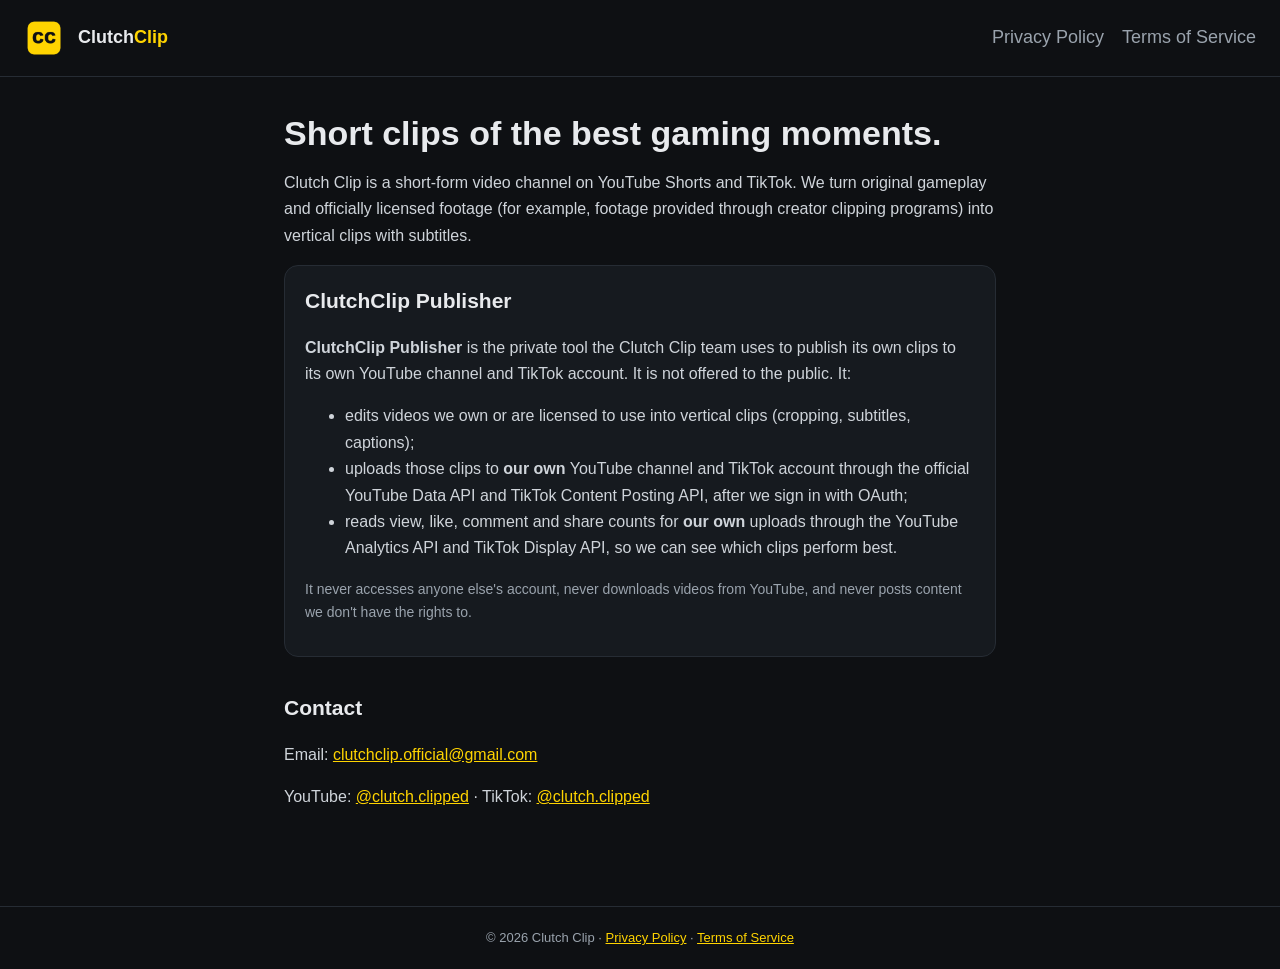
<file: index.html>
<!doctype html>
<html lang="en">
<head>
<meta charset="utf-8"><meta name="viewport" content="width=device-width, initial-scale=1">
<title>Clutch Clip – ClutchClip Publisher</title>
<meta name="description" content="Clutch Clip turns licensed and original gaming videos into short vertical clips for YouTube Shorts and TikTok.">
<link rel="icon" href="logo.png"><link rel="stylesheet" href="style.css">
</head>
<body>
<header><img src="logo.png" alt="Clutch Clip logo"><a href="index.html">Clutch<b>Clip</b></a>
<nav><a href="privacy.html">Privacy Policy</a><a href="terms.html">Terms of Service</a></nav></header>
<main>
<h1>Short clips of the best gaming moments.</h1>
<p>Clutch Clip is a short-form video channel on YouTube Shorts and TikTok. We turn original gameplay and
officially licensed footage (for example, footage provided through creator clipping programs) into
vertical clips with subtitles.</p>

<div class="card">
<h2 style="margin-top:0">ClutchClip Publisher</h2>
<p><b>ClutchClip Publisher</b> is the private tool the Clutch Clip team uses to publish its own clips to its own
YouTube channel and TikTok account. It is not offered to the public. It:</p>
<ul>
<li>edits videos we own or are licensed to use into vertical clips (cropping, subtitles, captions);</li>
<li>uploads those clips to <b>our own</b> YouTube channel and TikTok account through the official YouTube Data API
and TikTok Content Posting API, after we sign in with OAuth;</li>
<li>reads view, like, comment and share counts for <b>our own</b> uploads through the YouTube Analytics API and
TikTok Display API, so we can see which clips perform best.</li>
</ul>
<p class="mute">It never accesses anyone else's account, never downloads videos from YouTube, and never posts
content we don't have the rights to.</p>
</div>

<h2>Contact</h2>
<p>Email: <a href="mailto:clutchclip.official@gmail.com">clutchclip.official@gmail.com</a></p>
<p>YouTube: <a href="https://www.youtube.com/@clutch.clipped">@clutch.clipped</a> ·
TikTok: <a href="https://www.tiktok.com/@clutch.clipped">@clutch.clipped</a></p>
</main>
<footer>© 2026 Clutch Clip · <a href="privacy.html">Privacy Policy</a> · <a href="terms.html">Terms of Service</a></footer>
</body>
</html>
</file>
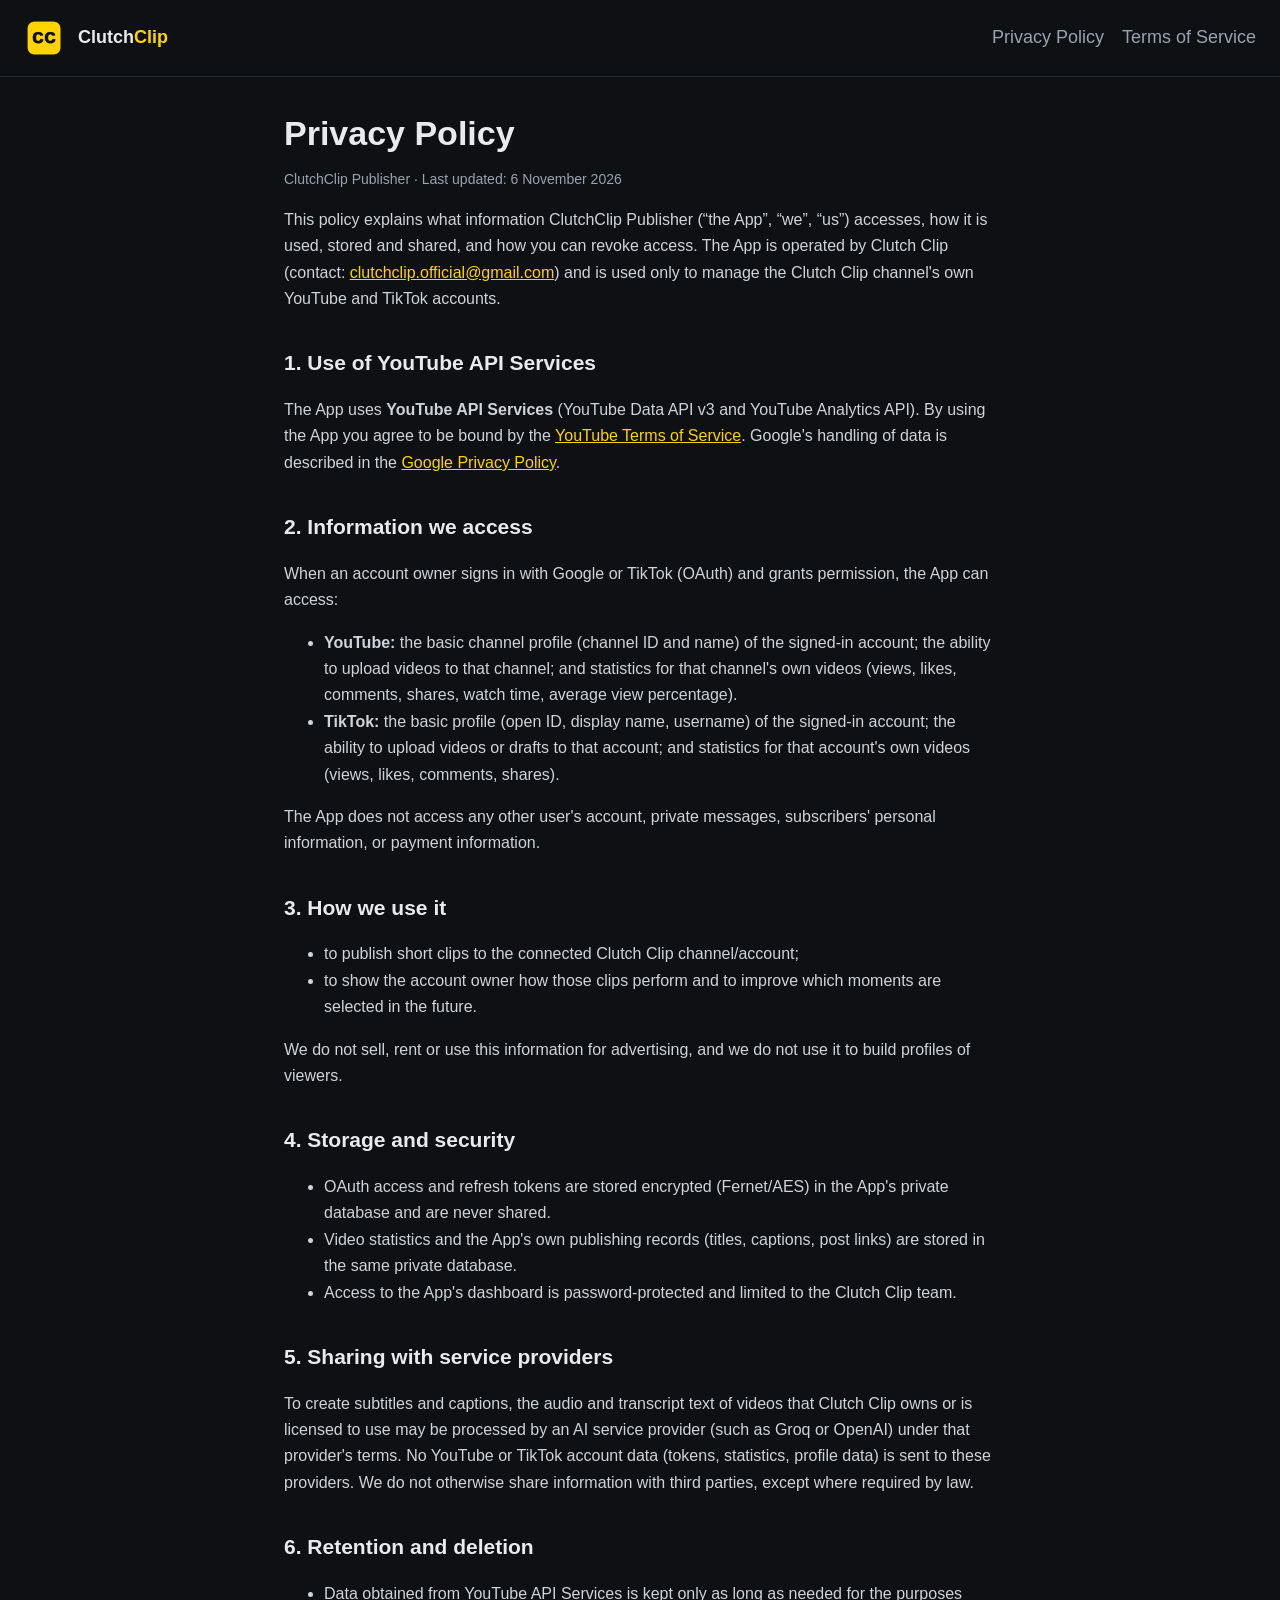
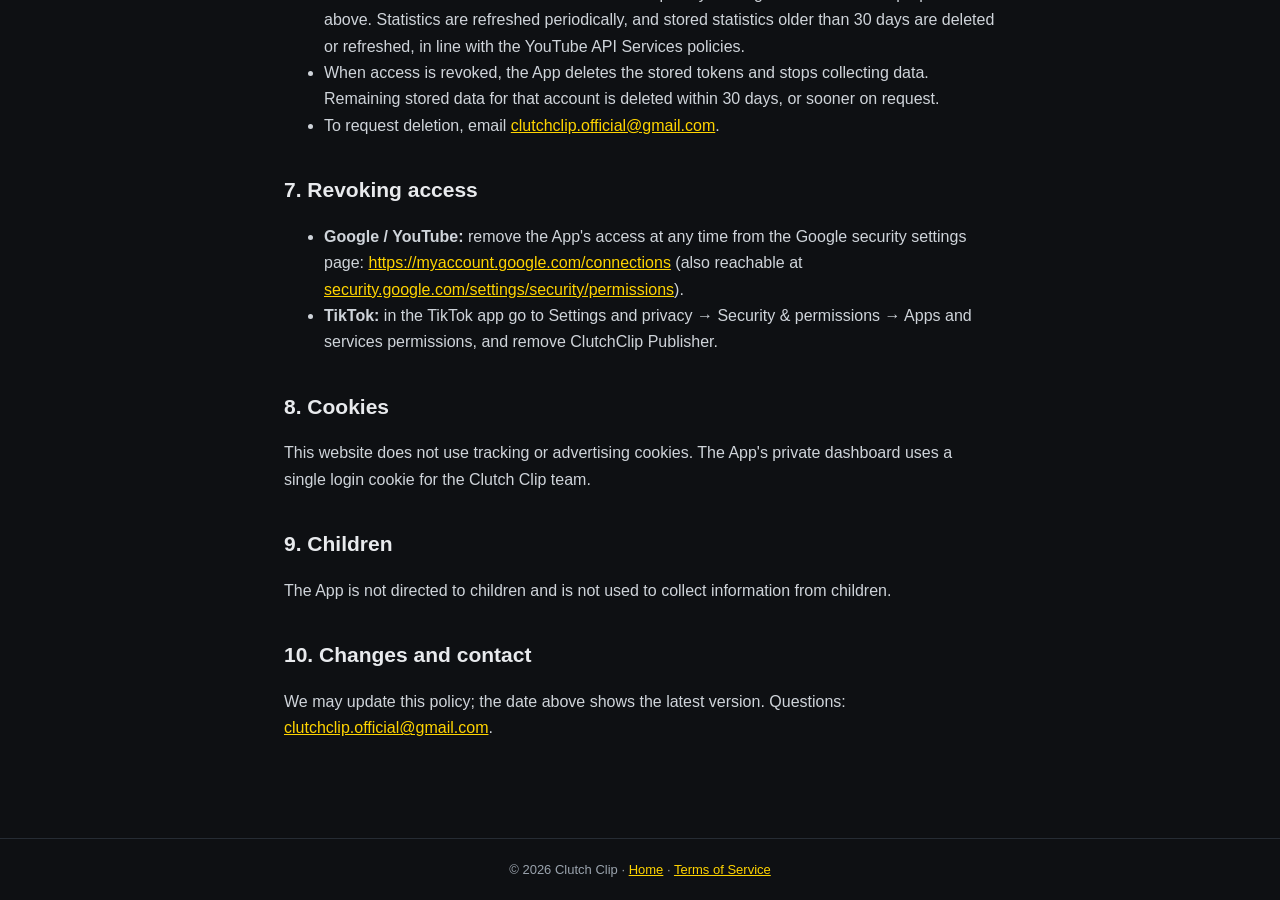
<file: privacy.html>
<!doctype html>
<html lang="en">
<head>
<meta charset="utf-8"><meta name="viewport" content="width=device-width, initial-scale=1">
<title>Privacy Policy – ClutchClip Publisher</title>
<link rel="icon" href="logo.png"><link rel="stylesheet" href="style.css">
</head>
<body>
<header><img src="logo.png" alt="Clutch Clip logo"><a href="index.html">Clutch<b>Clip</b></a>
<nav><a href="privacy.html">Privacy Policy</a><a href="terms.html">Terms of Service</a></nav></header>
<main>
<h1>Privacy Policy</h1>
<p class="mute">ClutchClip Publisher · Last updated: 6 November 2026</p>

<p>This policy explains what information ClutchClip Publisher (“the App”, “we”, “us”) accesses, how it is
used, stored and shared, and how you can revoke access. The App is operated by Clutch Clip
(contact: <a href="mailto:clutchclip.official@gmail.com">clutchclip.official@gmail.com</a>) and is used only to
manage the Clutch Clip channel's own YouTube and TikTok accounts.</p>

<h2>1. Use of YouTube API Services</h2>
<p>The App uses <b>YouTube API Services</b> (YouTube Data API v3 and YouTube Analytics API). By using the App you
agree to be bound by the <a href="https://www.youtube.com/t/terms">YouTube Terms of Service</a>. Google's handling
of data is described in the <a href="https://policies.google.com/privacy">Google Privacy Policy</a>.</p>

<h2>2. Information we access</h2>
<p>When an account owner signs in with Google or TikTok (OAuth) and grants permission, the App can access:</p>
<ul>
<li><b>YouTube:</b> the basic channel profile (channel ID and name) of the signed-in account; the ability to upload
videos to that channel; and statistics for that channel's own videos (views, likes, comments, shares, watch time,
average view percentage).</li>
<li><b>TikTok:</b> the basic profile (open ID, display name, username) of the signed-in account; the ability to upload
videos or drafts to that account; and statistics for that account's own videos (views, likes, comments, shares).</li>
</ul>
<p>The App does not access any other user's account, private messages, subscribers' personal information, or
payment information.</p>

<h2>3. How we use it</h2>
<ul>
<li>to publish short clips to the connected Clutch Clip channel/account;</li>
<li>to show the account owner how those clips perform and to improve which moments are selected in the future.</li>
</ul>
<p>We do not sell, rent or use this information for advertising, and we do not use it to build profiles of
viewers.</p>

<h2>4. Storage and security</h2>
<ul>
<li>OAuth access and refresh tokens are stored encrypted (Fernet/AES) in the App's private database and are
never shared.</li>
<li>Video statistics and the App's own publishing records (titles, captions, post links) are stored in the same
private database.</li>
<li>Access to the App's dashboard is password-protected and limited to the Clutch Clip team.</li>
</ul>

<h2>5. Sharing with service providers</h2>
<p>To create subtitles and captions, the audio and transcript text of videos that Clutch Clip owns or is licensed to
use may be processed by an AI service provider (such as Groq or OpenAI) under that provider's terms. No YouTube or
TikTok account data (tokens, statistics, profile data) is sent to these providers. We do not otherwise share
information with third parties, except where required by law.</p>

<h2>6. Retention and deletion</h2>
<ul>
<li>Data obtained from YouTube API Services is kept only as long as needed for the purposes above. Statistics are
refreshed periodically, and stored statistics older than 30 days are deleted or refreshed, in line with the YouTube
API Services policies.</li>
<li>When access is revoked, the App deletes the stored tokens and stops collecting data. Remaining stored data for
that account is deleted within 30 days, or sooner on request.</li>
<li>To request deletion, email <a href="mailto:clutchclip.official@gmail.com">clutchclip.official@gmail.com</a>.</li>
</ul>

<h2>7. Revoking access</h2>
<ul>
<li><b>Google / YouTube:</b> remove the App's access at any time from the Google security settings page:
<a href="https://myaccount.google.com/connections">https://myaccount.google.com/connections</a>
(also reachable at <a href="https://security.google.com/settings/security/permissions">security.google.com/settings/security/permissions</a>).</li>
<li><b>TikTok:</b> in the TikTok app go to Settings and privacy → Security & permissions → Apps and services
permissions, and remove ClutchClip Publisher.</li>
</ul>

<h2>8. Cookies</h2>
<p>This website does not use tracking or advertising cookies. The App's private dashboard uses a single login
cookie for the Clutch Clip team.</p>

<h2>9. Children</h2>
<p>The App is not directed to children and is not used to collect information from children.</p>

<h2>10. Changes and contact</h2>
<p>We may update this policy; the date above shows the latest version. Questions:
<a href="mailto:clutchclip.official@gmail.com">clutchclip.official@gmail.com</a>.</p>
</main>
<footer>© 2026 Clutch Clip · <a href="index.html">Home</a> · <a href="terms.html">Terms of Service</a></footer>
</body>
</html>
</file>
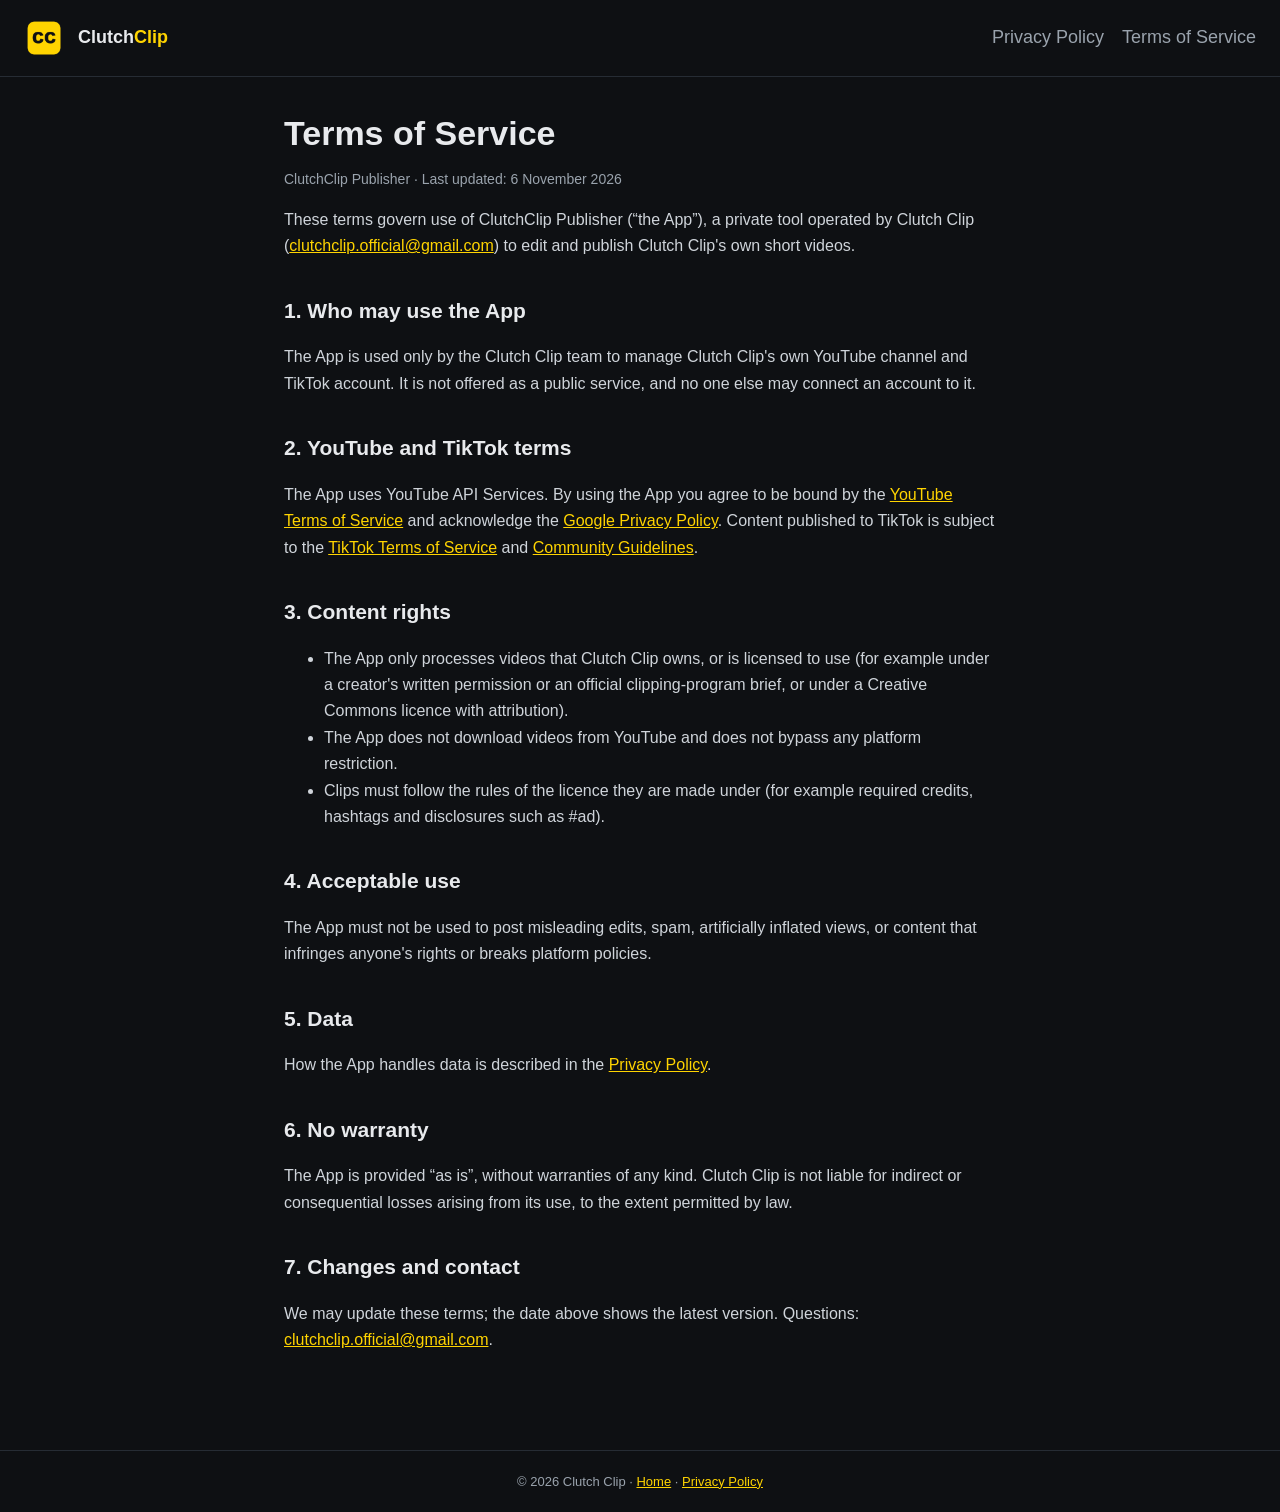
<file: terms.html>
<!doctype html>
<html lang="en">
<head>
<meta charset="utf-8"><meta name="viewport" content="width=device-width, initial-scale=1">
<title>Terms of Service – ClutchClip Publisher</title>
<link rel="icon" href="logo.png"><link rel="stylesheet" href="style.css">
</head>
<body>
<header><img src="logo.png" alt="Clutch Clip logo"><a href="index.html">Clutch<b>Clip</b></a>
<nav><a href="privacy.html">Privacy Policy</a><a href="terms.html">Terms of Service</a></nav></header>
<main>
<h1>Terms of Service</h1>
<p class="mute">ClutchClip Publisher · Last updated: 6 November 2026</p>

<p>These terms govern use of ClutchClip Publisher (“the App”), a private tool operated by Clutch Clip
(<a href="mailto:clutchclip.official@gmail.com">clutchclip.official@gmail.com</a>) to edit and publish Clutch Clip's
own short videos.</p>

<h2>1. Who may use the App</h2>
<p>The App is used only by the Clutch Clip team to manage Clutch Clip's own YouTube channel and TikTok account. It
is not offered as a public service, and no one else may connect an account to it.</p>

<h2>2. YouTube and TikTok terms</h2>
<p>The App uses YouTube API Services. By using the App you agree to be bound by the
<a href="https://www.youtube.com/t/terms">YouTube Terms of Service</a> and acknowledge the
<a href="https://policies.google.com/privacy">Google Privacy Policy</a>. Content published to TikTok is subject to the
<a href="https://www.tiktok.com/legal/terms-of-service">TikTok Terms of Service</a> and
<a href="https://www.tiktok.com/community-guidelines">Community Guidelines</a>.</p>

<h2>3. Content rights</h2>
<ul>
<li>The App only processes videos that Clutch Clip owns, or is licensed to use (for example under a creator's
written permission or an official clipping-program brief, or under a Creative Commons licence with attribution).</li>
<li>The App does not download videos from YouTube and does not bypass any platform restriction.</li>
<li>Clips must follow the rules of the licence they are made under (for example required credits, hashtags and
disclosures such as #ad).</li>
</ul>

<h2>4. Acceptable use</h2>
<p>The App must not be used to post misleading edits, spam, artificially inflated views, or content that infringes
anyone's rights or breaks platform policies.</p>

<h2>5. Data</h2>
<p>How the App handles data is described in the <a href="privacy.html">Privacy Policy</a>.</p>

<h2>6. No warranty</h2>
<p>The App is provided “as is”, without warranties of any kind. Clutch Clip is not liable for indirect or
consequential losses arising from its use, to the extent permitted by law.</p>

<h2>7. Changes and contact</h2>
<p>We may update these terms; the date above shows the latest version. Questions:
<a href="mailto:clutchclip.official@gmail.com">clutchclip.official@gmail.com</a>.</p>
</main>
<footer>© 2026 Clutch Clip · <a href="index.html">Home</a> · <a href="privacy.html">Privacy Policy</a></footer>
</body>
</html>
</file>
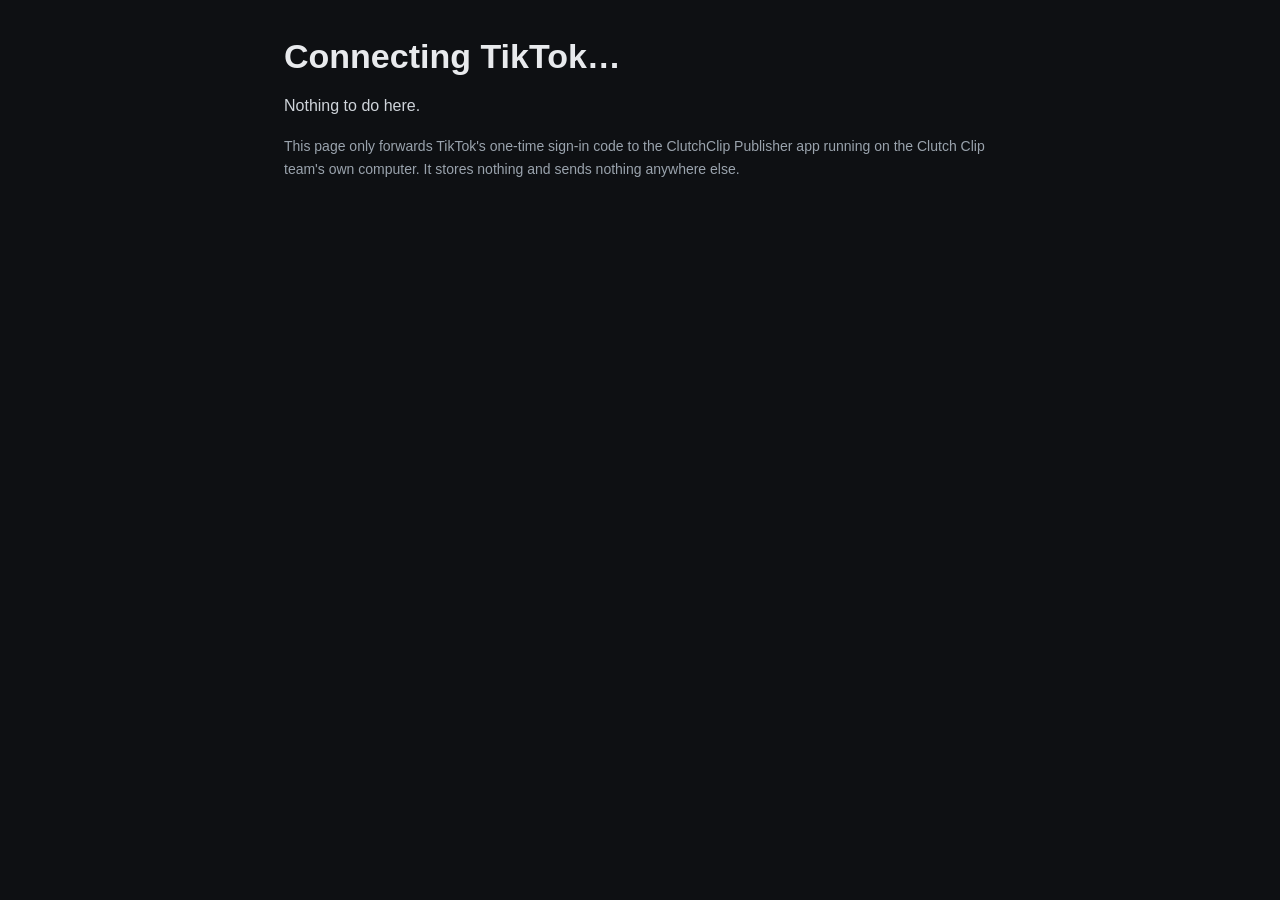
<file: tiktok-callback.html>
<!doctype html>
<html lang="en">
<head>
<meta charset="utf-8"><meta name="viewport" content="width=device-width, initial-scale=1">
<meta name="robots" content="noindex">
<title>Connecting TikTok – ClutchClip Publisher</title>
<link rel="icon" href="logo.png"><link rel="stylesheet" href="style.css">
</head>
<body>
<main>
<h1>Connecting TikTok…</h1>
<p id="msg">Returning you to ClutchClip Publisher.</p>
<p class="mute">This page only forwards TikTok's one-time sign-in code to the ClutchClip Publisher app running on the
Clutch Clip team's own computer. It stores nothing and sends nothing anywhere else.</p>
</main>
<script>
  // Forward ?code=...&state=... (or ?error=...) to the local app. Only the query string is passed on.
  (function () {
    var q = window.location.search || "";
    if (!/[?&](code|error)=/.test(q)) {
      document.getElementById("msg").textContent = "Nothing to do here.";
      return;
    }
    window.location.replace("http://localhost:8000/oauth/tiktok/callback" + q);
  })();
</script>
</body>
</html>
</file>
<file: style.css>
:root { --bg:#0e1013; --panel:#161a1f; --line:#262c34; --text:#e8eaed; --mute:#9aa3ad; --acc:#ffd400; }
* { box-sizing: border-box }
body { margin:0; background:var(--bg); color:var(--text); font:16px/1.65 -apple-system,BlinkMacSystemFont,"Segoe UI",Inter,sans-serif }
header { display:flex; align-items:center; gap:14px; padding:18px 24px; border-bottom:1px solid var(--line) }
header img { width:40px; height:40px; border-radius:10px }
header a { color:var(--text); text-decoration:none; font-weight:700; font-size:18px }
header a b { color:var(--acc) }
nav { margin-left:auto; display:flex; gap:18px; font-size:14px }
nav a { color:var(--mute); font-weight:500 }
main { max-width:760px; margin:0 auto; padding:36px 24px 80px }
h1 { font-size:34px; line-height:1.2; margin:0 0 10px }
h2 { font-size:21px; margin:34px 0 8px }
p, li { color:#cfd4da }
a { color:var(--acc) }
.mute { color:var(--mute); font-size:14px }
.card { background:var(--panel); border:1px solid var(--line); border-radius:14px; padding:18px 20px; margin:16px 0 }
footer { border-top:1px solid var(--line); padding:20px 24px; color:var(--mute); font-size:13px; text-align:center }
</file>
